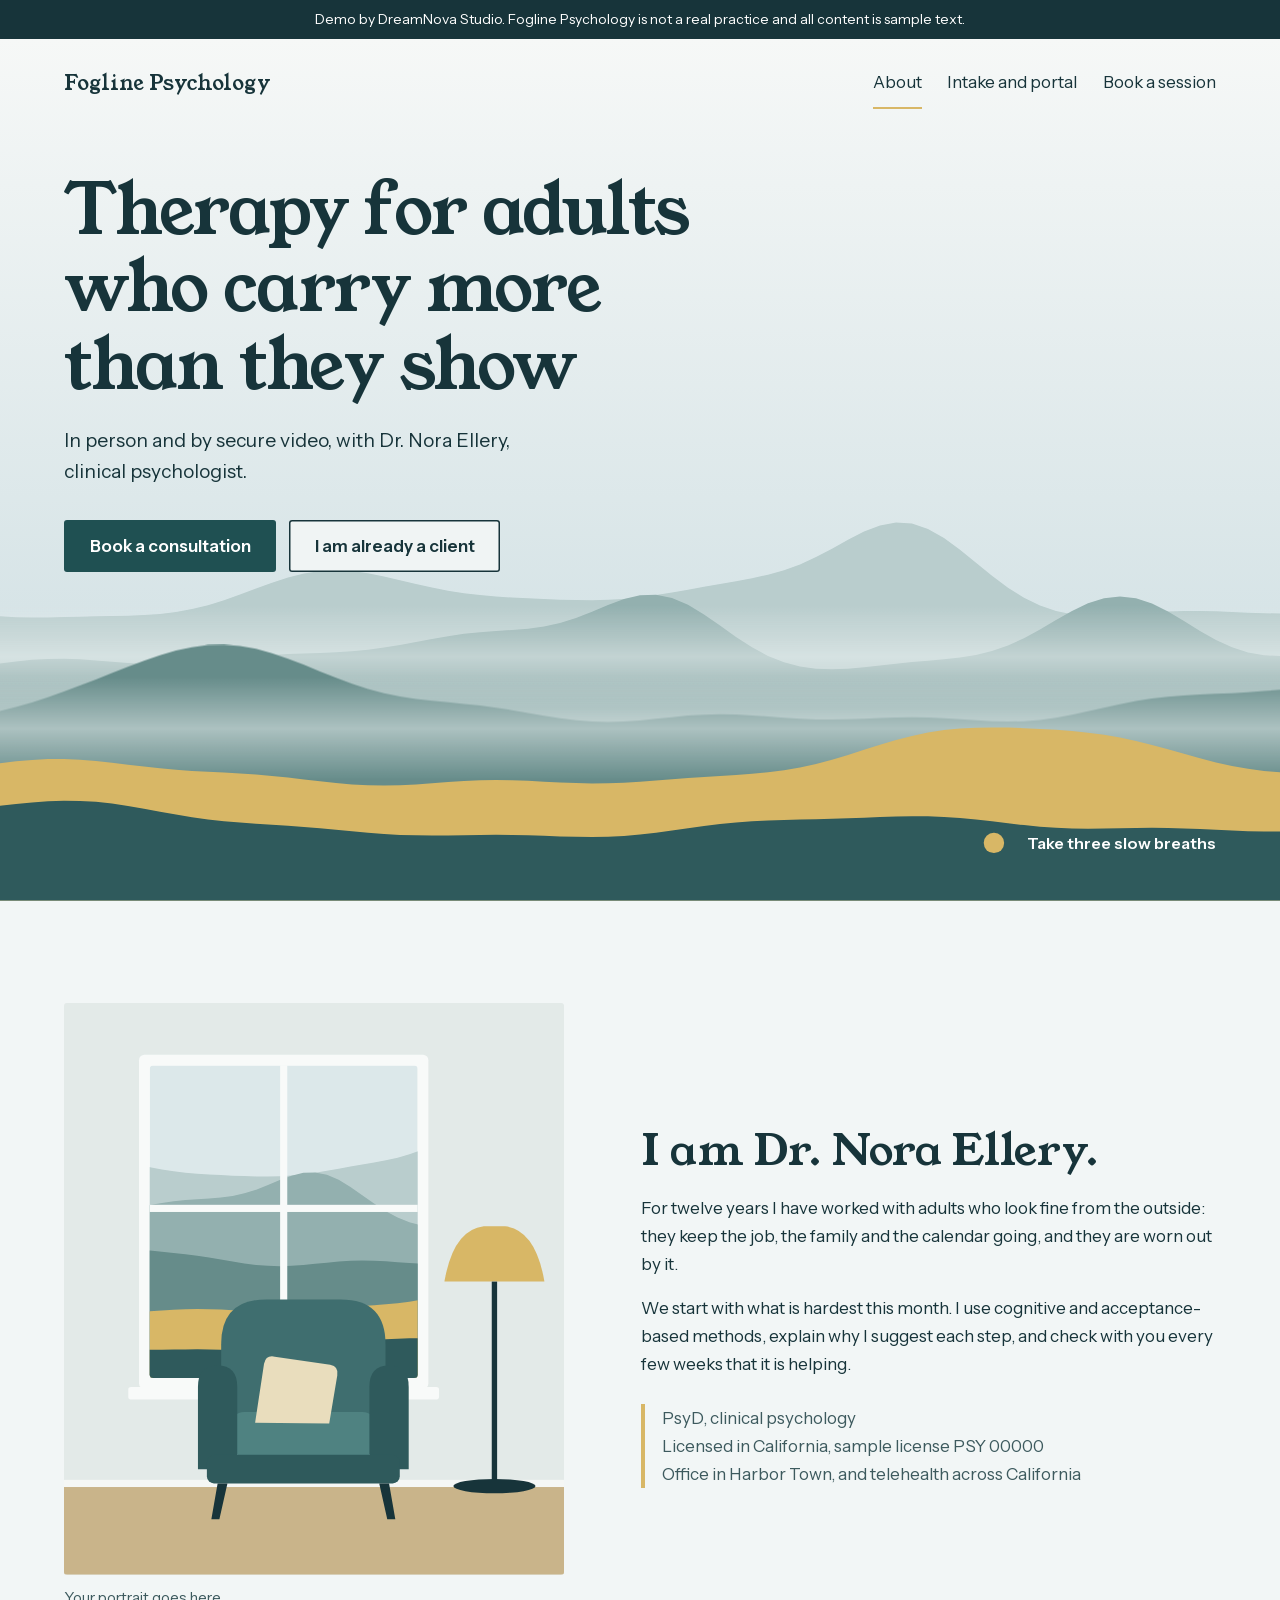
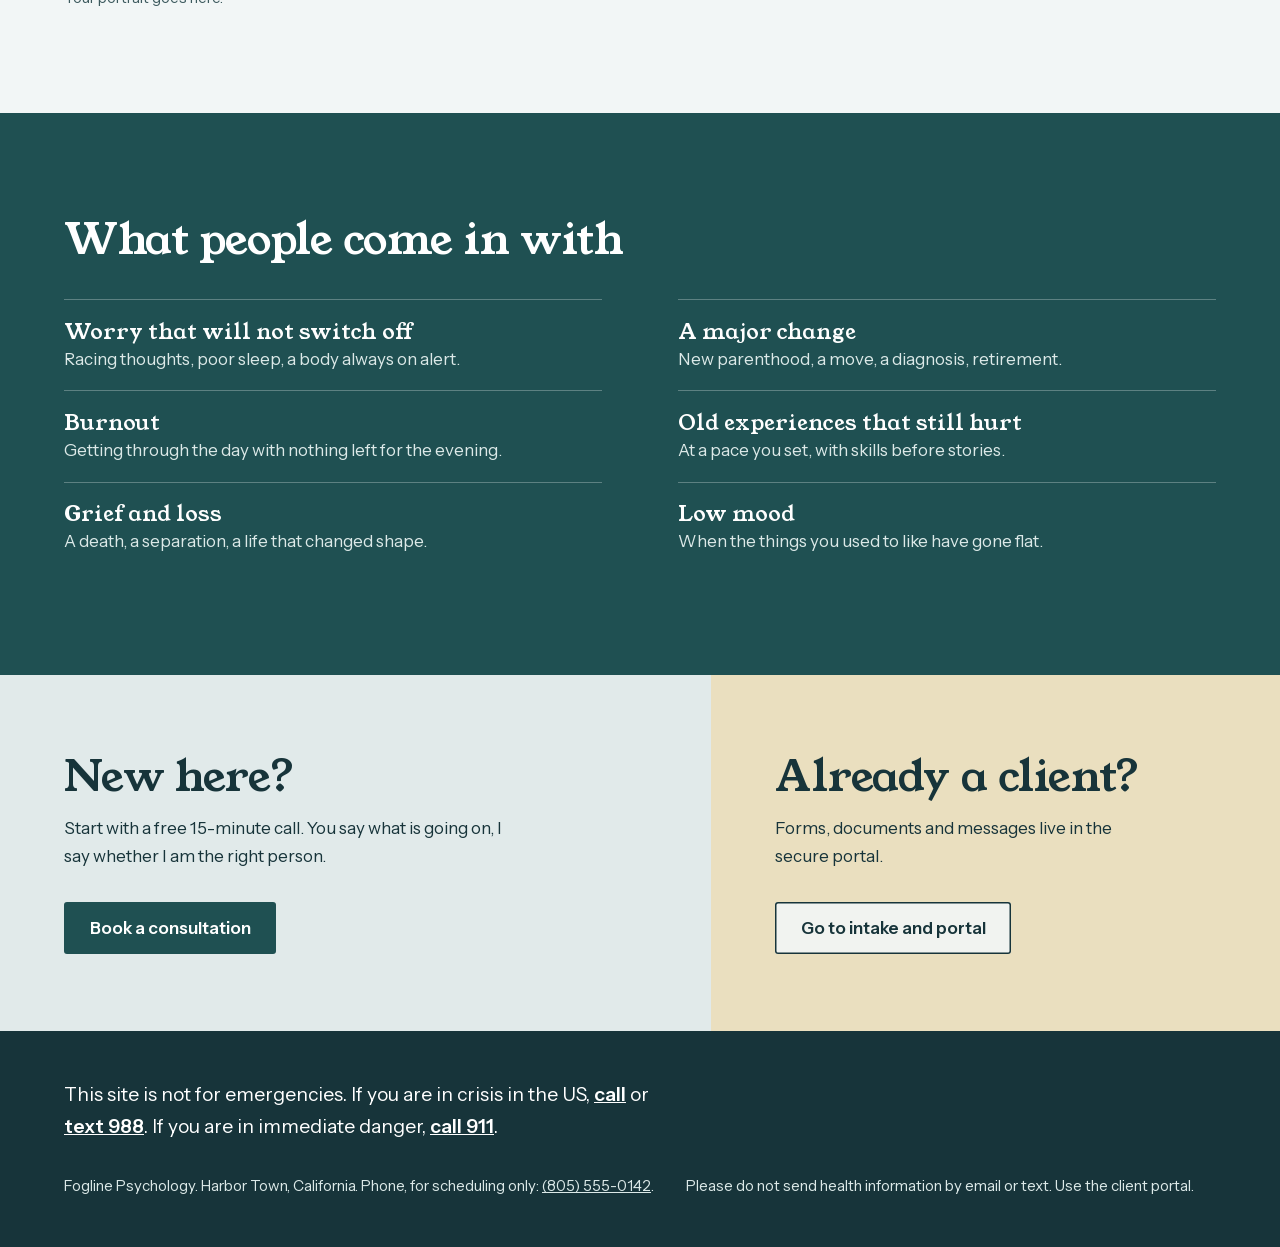
<file: index.html>
<!doctype html><html lang="en"><head><meta charset="utf-8"><meta name="viewport" content="width=device-width,initial-scale=1"><meta name="robots" content="noindex"><meta name="referrer" content="no-referrer"><title>Fogline Psychology: therapy for adults</title><meta name="description" content="Demo website for a private psychology practice."><link rel="preload" href="fonts/young.woff2" as="font" type="font/woff2" crossorigin><link rel="icon" href="data:,"><link rel="stylesheet" href="site.css"></head><body>
<div class="demo"><p>Demo by DreamNova Studio. Fogline Psychology is not a real practice and all content is sample text.</p></div>
<div class="hero" id="hero"><svg class="hills" viewBox="0 0 1600 700" preserveAspectRatio="xMidYMax slice" aria-hidden="true"><path d="M0,700 L0,344.7 L20,345.9 L40,346.3 L60,346.2 L80,345.7 L100,345.2 L120,344.8 L140,344.4 L160,344.0 L180,343.2 L200,341.8 L220,339.4 L240,335.8 L260,330.9 L280,324.7 L300,317.6 L320,310.1 L340,302.8 L360,296.4 L380,291.4 L400,288.3 L420,287.2 L440,288.2 L460,290.9 L480,294.9 L500,299.6 L520,304.4 L540,308.9 L560,312.8 L580,315.9 L600,318.2 L620,320.0 L640,321.3 L660,322.3 L680,323.2 L700,324.0 L720,324.5 L740,324.6 L760,324.2 L780,323.0 L800,321.0 L820,318.3 L840,315.1 L860,311.5 L880,307.9 L900,304.4 L920,300.9 L940,297.1 L960,292.7 L980,287.1 L1000,279.9 L1020,270.8 L1040,260.3 L1060,249.2 L1080,238.9 L1100,231.2 L1120,227.5 L1140,228.8 L1160,235.5 L1180,246.8 L1200,261.5 L1220,277.9 L1240,294.2 L1260,309.2 L1280,321.7 L1300,331.4 L1320,338.1 L1340,342.1 L1360,343.9 L1380,343.9 L1400,342.9 L1420,341.4 L1440,339.9 L1460,338.7 L1480,338.0 L1500,338.0 L1520,338.5 L1540,339.4 L1560,340.3 L1580,341.0 L1600,341.3 L1600,700 Z" fill="#B9CDCD"/><path d="M0,700 L0,403.9 L20,401.2 L40,399.2 L60,398.0 L80,397.8 L100,398.6 L120,399.9 L140,401.7 L160,403.3 L180,404.5 L200,405.0 L220,404.6 L240,403.4 L260,401.5 L280,399.2 L300,396.9 L320,394.8 L340,393.2 L360,392.0 L380,391.2 L400,390.5 L420,389.7 L440,388.4 L460,386.5 L480,383.8 L500,380.5 L520,376.8 L540,373.1 L560,369.6 L580,366.7 L600,364.6 L620,363.1 L640,361.8 L660,360.3 L680,357.6 L700,353.3 L720,347.0 L740,339.2 L760,330.8 L780,323.3 L800,318.5 L820,317.8 L840,321.8 L860,330.4 L880,342.4 L900,356.4 L920,370.6 L940,383.6 L960,394.3 L980,402.3 L1000,407.5 L1020,410.3 L1040,411.0 L1060,410.2 L1080,408.4 L1100,406.2 L1120,404.0 L1140,402.0 L1160,400.3 L1180,398.5 L1200,396.3 L1220,393.0 L1240,388.1 L1260,381.2 L1280,372.1 L1300,361.3 L1320,349.5 L1340,338.1 L1360,328.5 L1380,322.1 L1400,319.9 L1420,322.2 L1440,328.8 L1460,338.8 L1480,350.7 L1500,363.1 L1520,374.4 L1540,383.5 L1560,389.9 L1580,393.5 L1600,394.4 L1600,700 Z" fill="#93B0AF"/><rect class="fog fog1" x="-400" y="330" width="2400" height="130" fill="url(#fog)"/><path d="M0,700 L0,463.0 L20,458.2 L40,452.5 L60,446.0 L80,438.9 L100,431.4 L120,423.6 L140,415.7 L160,407.8 L180,400.3 L200,393.4 L220,387.6 L240,383.3 L260,380.7 L280,380.2 L300,381.8 L320,385.4 L340,390.8 L360,397.7 L380,405.4 L400,413.6 L420,421.6 L440,429.0 L460,435.5 L480,440.8 L500,444.9 L520,448.0 L540,450.4 L560,452.3 L580,454.3 L600,456.4 L620,459.0 L640,462.1 L660,465.5 L680,469.0 L700,472.2 L720,474.7 L740,476.3 L760,476.8 L780,476.3 L800,474.9 L820,472.9 L840,470.8 L860,468.9 L880,467.7 L900,467.2 L920,467.6 L940,468.6 L960,470.0 L980,471.5 L1000,472.8 L1020,473.7 L1040,473.9 L1060,473.5 L1080,472.8 L1100,472.0 L1120,471.3 L1140,471.0 L1160,471.3 L1180,472.2 L1200,473.5 L1220,474.8 L1240,475.9 L1260,476.4 L1280,475.9 L1300,474.3 L1320,471.6 L1340,467.9 L1360,463.5 L1380,459.0 L1400,454.6 L1420,450.7 L1440,447.6 L1460,445.2 L1480,443.6 L1500,442.5 L1520,441.7 L1540,440.8 L1560,439.6 L1580,438.2 L1600,436.6 L1600,700 Z" fill="#668C8A"/><rect class="fog fog2" x="-400" y="420" width="2400" height="130" fill="url(#fog)"/><path d="M0,700 L0,528.5 L20,526.1 L40,524.3 L60,523.2 L80,523.2 L100,524.0 L120,525.6 L140,527.8 L160,530.2 L180,532.6 L200,534.7 L220,536.5 L240,538.0 L260,539.1 L280,540.1 L300,541.2 L320,542.6 L340,544.3 L360,546.4 L380,548.7 L400,551.1 L420,553.3 L440,555.0 L460,556.1 L480,556.4 L500,556.0 L520,554.9 L540,553.5 L560,551.9 L580,550.6 L600,549.7 L620,549.4 L640,549.7 L660,550.4 L680,551.5 L700,552.5 L720,553.3 L740,553.7 L760,553.5 L780,552.8 L800,551.6 L820,550.1 L840,548.5 L860,546.9 L880,545.5 L900,544.3 L920,543.0 L940,541.6 L960,539.7 L980,537.1 L1000,533.7 L1020,529.3 L1040,524.0 L1060,518.0 L1080,511.7 L1100,505.4 L1120,499.5 L1140,494.3 L1160,490.1 L1180,487.0 L1200,485.0 L1220,484.0 L1240,483.7 L1260,483.9 L1280,484.6 L1300,485.5 L1320,486.7 L1340,488.2 L1360,490.2 L1380,492.9 L1400,496.3 L1420,500.5 L1440,505.5 L1460,510.9 L1480,516.6 L1500,522.2 L1520,527.4 L1540,531.9 L1560,535.4 L1580,538.1 L1600,539.8 L1600,700 Z" fill="#D8B766"/><path d="M0,700 L0,581.5 L20,579.5 L40,577.6 L60,576.1 L80,575.3 L100,575.5 L120,576.7 L140,578.8 L160,581.8 L180,585.3 L200,589.0 L220,592.6 L240,595.9 L260,598.7 L280,600.9 L300,602.6 L320,604.0 L340,605.3 L360,606.6 L380,608.1 L400,609.8 L420,611.6 L440,613.5 L460,615.3 L480,616.8 L500,618.0 L520,618.6 L540,618.8 L560,618.7 L580,618.4 L600,618.1 L620,617.9 L640,618.1 L660,618.5 L680,619.2 L700,619.9 L720,620.4 L740,620.6 L760,620.3 L780,619.3 L800,617.6 L820,615.3 L840,612.6 L860,609.7 L880,606.9 L900,604.4 L920,602.4 L940,600.9 L960,599.9 L980,599.3 L1000,598.8 L1020,598.4 L1040,597.9 L1060,597.3 L1080,596.5 L1100,595.7 L1120,595.0 L1140,594.6 L1160,594.8 L1180,595.5 L1200,596.9 L1220,598.9 L1240,601.1 L1260,603.5 L1280,605.8 L1300,607.7 L1320,609.1 L1340,609.9 L1360,610.2 L1380,610.0 L1400,609.7 L1420,609.4 L1440,609.2 L1460,609.4 L1480,609.9 L1500,610.7 L1520,611.7 L1540,612.6 L1560,613.4 L1580,613.8 L1600,613.9 L1600,700 Z" fill="#2F5A5C"/><defs><linearGradient id="fog" x1="0" y1="0" x2="0" y2="1"><stop offset="0" stop-color="#F2F6F6" stop-opacity="0"/><stop offset=".5" stop-color="#F2F6F6" stop-opacity=".92"/><stop offset="1" stop-color="#F2F6F6" stop-opacity="0"/></linearGradient></defs></svg><header class="top"><a class="brand" href="./">Fogline Psychology</a><nav aria-label="Main"><a href="./" aria-current=page>About</a><a href="intake.html">Intake and portal</a><a href="book.html">Book a session</a></nav></header><main class="say"><h1>Therapy for adults who carry more than they show</h1><p>In person and by secure video, with Dr. Nora Ellery, clinical psychologist.</p><div class="acts"><a class="btn" href="book.html">Book a consultation</a><a class="btn line" href="intake.html">I am already a client</a></div></main>
<button class="breathe" id="b" type="button"><i aria-hidden="true"></i><span aria-live="polite">Take three slow breaths</span></button></div>
<section class="wrap two"><figure><svg class="room" viewBox="0 0 560 640" role="img" aria-label="Illustration of an office: an armchair beside a tall window with a view of hills">
<rect width="560" height="640" fill="#E3EAE8"/><rect y="540" width="560" height="100" fill="#C9B48A"/><rect y="534" width="560" height="8" fill="#F5F7F5"/>
<clipPath id="w"><rect x="96" y="70" width="300" height="350" rx="4"/></clipPath><rect x="84" y="58" width="324" height="374" rx="6" fill="#F8FAF9"/>
<g clip-path="url(#w)"><rect x="96" y="70" width="300" height="350" fill="#DCE8EA"/><g transform="translate(-260 -20) scale(.66)"><path d="M0,700 L0,344.7 L20,345.9 L40,346.3 L60,346.2 L80,345.7 L100,345.2 L120,344.8 L140,344.4 L160,344.0 L180,343.2 L200,341.8 L220,339.4 L240,335.8 L260,330.9 L280,324.7 L300,317.6 L320,310.1 L340,302.8 L360,296.4 L380,291.4 L400,288.3 L420,287.2 L440,288.2 L460,290.9 L480,294.9 L500,299.6 L520,304.4 L540,308.9 L560,312.8 L580,315.9 L600,318.2 L620,320.0 L640,321.3 L660,322.3 L680,323.2 L700,324.0 L720,324.5 L740,324.6 L760,324.2 L780,323.0 L800,321.0 L820,318.3 L840,315.1 L860,311.5 L880,307.9 L900,304.4 L920,300.9 L940,297.1 L960,292.7 L980,287.1 L1000,279.9 L1020,270.8 L1040,260.3 L1060,249.2 L1080,238.9 L1100,231.2 L1120,227.5 L1140,228.8 L1160,235.5 L1180,246.8 L1200,261.5 L1220,277.9 L1240,294.2 L1260,309.2 L1280,321.7 L1300,331.4 L1320,338.1 L1340,342.1 L1360,343.9 L1380,343.9 L1400,342.9 L1420,341.4 L1440,339.9 L1460,338.7 L1480,338.0 L1500,338.0 L1520,338.5 L1540,339.4 L1560,340.3 L1580,341.0 L1600,341.3 L1600,700 Z" fill="#B9CDCD"/><path d="M0,700 L0,403.9 L20,401.2 L40,399.2 L60,398.0 L80,397.8 L100,398.6 L120,399.9 L140,401.7 L160,403.3 L180,404.5 L200,405.0 L220,404.6 L240,403.4 L260,401.5 L280,399.2 L300,396.9 L320,394.8 L340,393.2 L360,392.0 L380,391.2 L400,390.5 L420,389.7 L440,388.4 L460,386.5 L480,383.8 L500,380.5 L520,376.8 L540,373.1 L560,369.6 L580,366.7 L600,364.6 L620,363.1 L640,361.8 L660,360.3 L680,357.6 L700,353.3 L720,347.0 L740,339.2 L760,330.8 L780,323.3 L800,318.5 L820,317.8 L840,321.8 L860,330.4 L880,342.4 L900,356.4 L920,370.6 L940,383.6 L960,394.3 L980,402.3 L1000,407.5 L1020,410.3 L1040,411.0 L1060,410.2 L1080,408.4 L1100,406.2 L1120,404.0 L1140,402.0 L1160,400.3 L1180,398.5 L1200,396.3 L1220,393.0 L1240,388.1 L1260,381.2 L1280,372.1 L1300,361.3 L1320,349.5 L1340,338.1 L1360,328.5 L1380,322.1 L1400,319.9 L1420,322.2 L1440,328.8 L1460,338.8 L1480,350.7 L1500,363.1 L1520,374.4 L1540,383.5 L1560,389.9 L1580,393.5 L1600,394.4 L1600,700 Z" fill="#93B0AF"/><path d="M0,700 L0,463.0 L20,458.2 L40,452.5 L60,446.0 L80,438.9 L100,431.4 L120,423.6 L140,415.7 L160,407.8 L180,400.3 L200,393.4 L220,387.6 L240,383.3 L260,380.7 L280,380.2 L300,381.8 L320,385.4 L340,390.8 L360,397.7 L380,405.4 L400,413.6 L420,421.6 L440,429.0 L460,435.5 L480,440.8 L500,444.9 L520,448.0 L540,450.4 L560,452.3 L580,454.3 L600,456.4 L620,459.0 L640,462.1 L660,465.5 L680,469.0 L700,472.2 L720,474.7 L740,476.3 L760,476.8 L780,476.3 L800,474.9 L820,472.9 L840,470.8 L860,468.9 L880,467.7 L900,467.2 L920,467.6 L940,468.6 L960,470.0 L980,471.5 L1000,472.8 L1020,473.7 L1040,473.9 L1060,473.5 L1080,472.8 L1100,472.0 L1120,471.3 L1140,471.0 L1160,471.3 L1180,472.2 L1200,473.5 L1220,474.8 L1240,475.9 L1260,476.4 L1280,475.9 L1300,474.3 L1320,471.6 L1340,467.9 L1360,463.5 L1380,459.0 L1400,454.6 L1420,450.7 L1440,447.6 L1460,445.2 L1480,443.6 L1500,442.5 L1520,441.7 L1540,440.8 L1560,439.6 L1580,438.2 L1600,436.6 L1600,700 Z" fill="#668C8A"/><path d="M0,700 L0,528.5 L20,526.1 L40,524.3 L60,523.2 L80,523.2 L100,524.0 L120,525.6 L140,527.8 L160,530.2 L180,532.6 L200,534.7 L220,536.5 L240,538.0 L260,539.1 L280,540.1 L300,541.2 L320,542.6 L340,544.3 L360,546.4 L380,548.7 L400,551.1 L420,553.3 L440,555.0 L460,556.1 L480,556.4 L500,556.0 L520,554.9 L540,553.5 L560,551.9 L580,550.6 L600,549.7 L620,549.4 L640,549.7 L660,550.4 L680,551.5 L700,552.5 L720,553.3 L740,553.7 L760,553.5 L780,552.8 L800,551.6 L820,550.1 L840,548.5 L860,546.9 L880,545.5 L900,544.3 L920,543.0 L940,541.6 L960,539.7 L980,537.1 L1000,533.7 L1020,529.3 L1040,524.0 L1060,518.0 L1080,511.7 L1100,505.4 L1120,499.5 L1140,494.3 L1160,490.1 L1180,487.0 L1200,485.0 L1220,484.0 L1240,483.7 L1260,483.9 L1280,484.6 L1300,485.5 L1320,486.7 L1340,488.2 L1360,490.2 L1380,492.9 L1400,496.3 L1420,500.5 L1440,505.5 L1460,510.9 L1480,516.6 L1500,522.2 L1520,527.4 L1540,531.9 L1560,535.4 L1580,538.1 L1600,539.8 L1600,700 Z" fill="#D8B766"/><path d="M0,700 L0,581.5 L20,579.5 L40,577.6 L60,576.1 L80,575.3 L100,575.5 L120,576.7 L140,578.8 L160,581.8 L180,585.3 L200,589.0 L220,592.6 L240,595.9 L260,598.7 L280,600.9 L300,602.6 L320,604.0 L340,605.3 L360,606.6 L380,608.1 L400,609.8 L420,611.6 L440,613.5 L460,615.3 L480,616.8 L500,618.0 L520,618.6 L540,618.8 L560,618.7 L580,618.4 L600,618.1 L620,617.9 L640,618.1 L660,618.5 L680,619.2 L700,619.9 L720,620.4 L740,620.6 L760,620.3 L780,619.3 L800,617.6 L820,615.3 L840,612.6 L860,609.7 L880,606.9 L900,604.4 L920,602.4 L940,600.9 L960,599.9 L980,599.3 L1000,598.8 L1020,598.4 L1040,597.9 L1060,597.3 L1080,596.5 L1100,595.7 L1120,595.0 L1140,594.6 L1160,594.8 L1180,595.5 L1200,596.9 L1220,598.9 L1240,601.1 L1260,603.5 L1280,605.8 L1300,607.7 L1320,609.1 L1340,609.9 L1360,610.2 L1380,610.0 L1400,609.7 L1420,609.4 L1440,609.2 L1460,609.4 L1480,609.9 L1500,610.7 L1520,611.7 L1540,612.6 L1560,613.4 L1580,613.8 L1600,613.9 L1600,700 Z" fill="#2F5A5C"/></g></g>
<rect x="242" y="70" width="8" height="350" fill="#F8FAF9"/><rect x="96" y="226" width="300" height="8" fill="#F8FAF9"/><rect x="72" y="430" width="348" height="14" rx="3" fill="#F8FAF9"/>
<path d="M470 250 q-34 4 -44 62 h112 q-10 -58 -44 -62z" fill="#D8B766"/><rect x="479" y="312" width="6" height="226" fill="#17343A"/><ellipse cx="482" cy="541" rx="46" ry="8" fill="#17343A"/>
<path d="M176 382 q0 -50 50 -50 h84 q50 0 50 50 v96 h-184z" fill="#3F6E6F"/><rect x="186" y="458" width="164" height="50" rx="16" fill="#4F8281"/><path d="M150 430 q0 -24 22 -24 t22 24 v92 h-44z" fill="#2F5A5C"/><path d="M342 430 q0 -24 22 -24 t22 24 v92 h-44z" fill="#2F5A5C"/><rect x="160" y="506" width="216" height="32" rx="8" fill="#2F5A5C"/><path d="M172 538 l-7 40 h9 l9 -40z M364 538 l7 40 h-9 l-9 -40z" fill="#17343A"/>
<path d="M214 470 l10 -66 q2 -10 12 -8 l62 9 q10 2 8 12 l-9 54z" fill="#E9DDBD"/></svg><figcaption>Your portrait goes here.</figcaption></figure><div><h2>I am Dr. Nora Ellery.</h2><p>For twelve years I have worked with adults who look fine from the outside: they keep the job, the family and the calendar going, and they are worn out by it.</p><p>We start with what is hardest this month. I use cognitive and acceptance-based methods, explain why I suggest each step, and check with you every few weeks that it is helping.</p><ul class="cred"><li>PsyD, clinical psychology</li><li>Licensed in California, sample license PSY 00000</li><li>Office in Harbor Town, and telehealth across California</li></ul></div></section>
<section class="help wrap"><h2>What people come in with</h2><ul><li><b>Worry that will not switch off</b><span>Racing thoughts, poor sleep, a body always on alert.</span></li><li><b>Burnout</b><span>Getting through the day with nothing left for the evening.</span></li><li><b>Grief and loss</b><span>A death, a separation, a life that changed shape.</span></li><li><b>A major change</b><span>New parenthood, a move, a diagnosis, retirement.</span></li><li><b>Old experiences that still hurt</b><span>At a pace you set, with skills before stories.</span></li><li><b>Low mood</b><span>When the things you used to like have gone flat.</span></li></ul></section>
<section class="doors"><div><h2>New here?</h2><p>Start with a free 15-minute call. You say what is going on, I say whether I am the right person.</p><div class="acts"><a class="btn" href="book.html">Book a consultation</a></div></div><div><h2>Already a client?</h2><p>Forms, documents and messages live in the secure portal.</p><div class="acts"><a class="btn line" href="intake.html">Go to intake and portal</a></div></div></section>
<script>const h=document.getElementById("hero"),b=document.getElementById("b"),s=b.querySelector("span");let t=[];b.onclick=()=>{t.forEach(clearTimeout);t=[];h.classList.remove("breath");void h.offsetWidth;h.classList.add("breath");for(let i=0;i<3;i++){t.push(setTimeout(()=>s.textContent="Breathe in",i*1e4));t.push(setTimeout(()=>s.textContent="Breathe out, slowly",i*1e4+4e3))}t.push(setTimeout(()=>{h.classList.remove("breath");s.textContent="Take three slow breaths"},3e4))}</script>
<footer><p class="crisis">This site is not for emergencies. If you are in crisis in the US, <a href="tel:988">call</a> or <a href="sms:988">text&nbsp;988</a>. If you are in immediate danger, <a href="tel:911">call 911</a>.</p>
<div class="low"><p>Fogline Psychology. Harbor Town, California. Phone, for scheduling only: <a href="tel:+18055550142">(805)&nbsp;555-0142</a>.</p><p>Please do not send health information by email or text. Use the client portal.</p></div></footer></body></html>
</file>
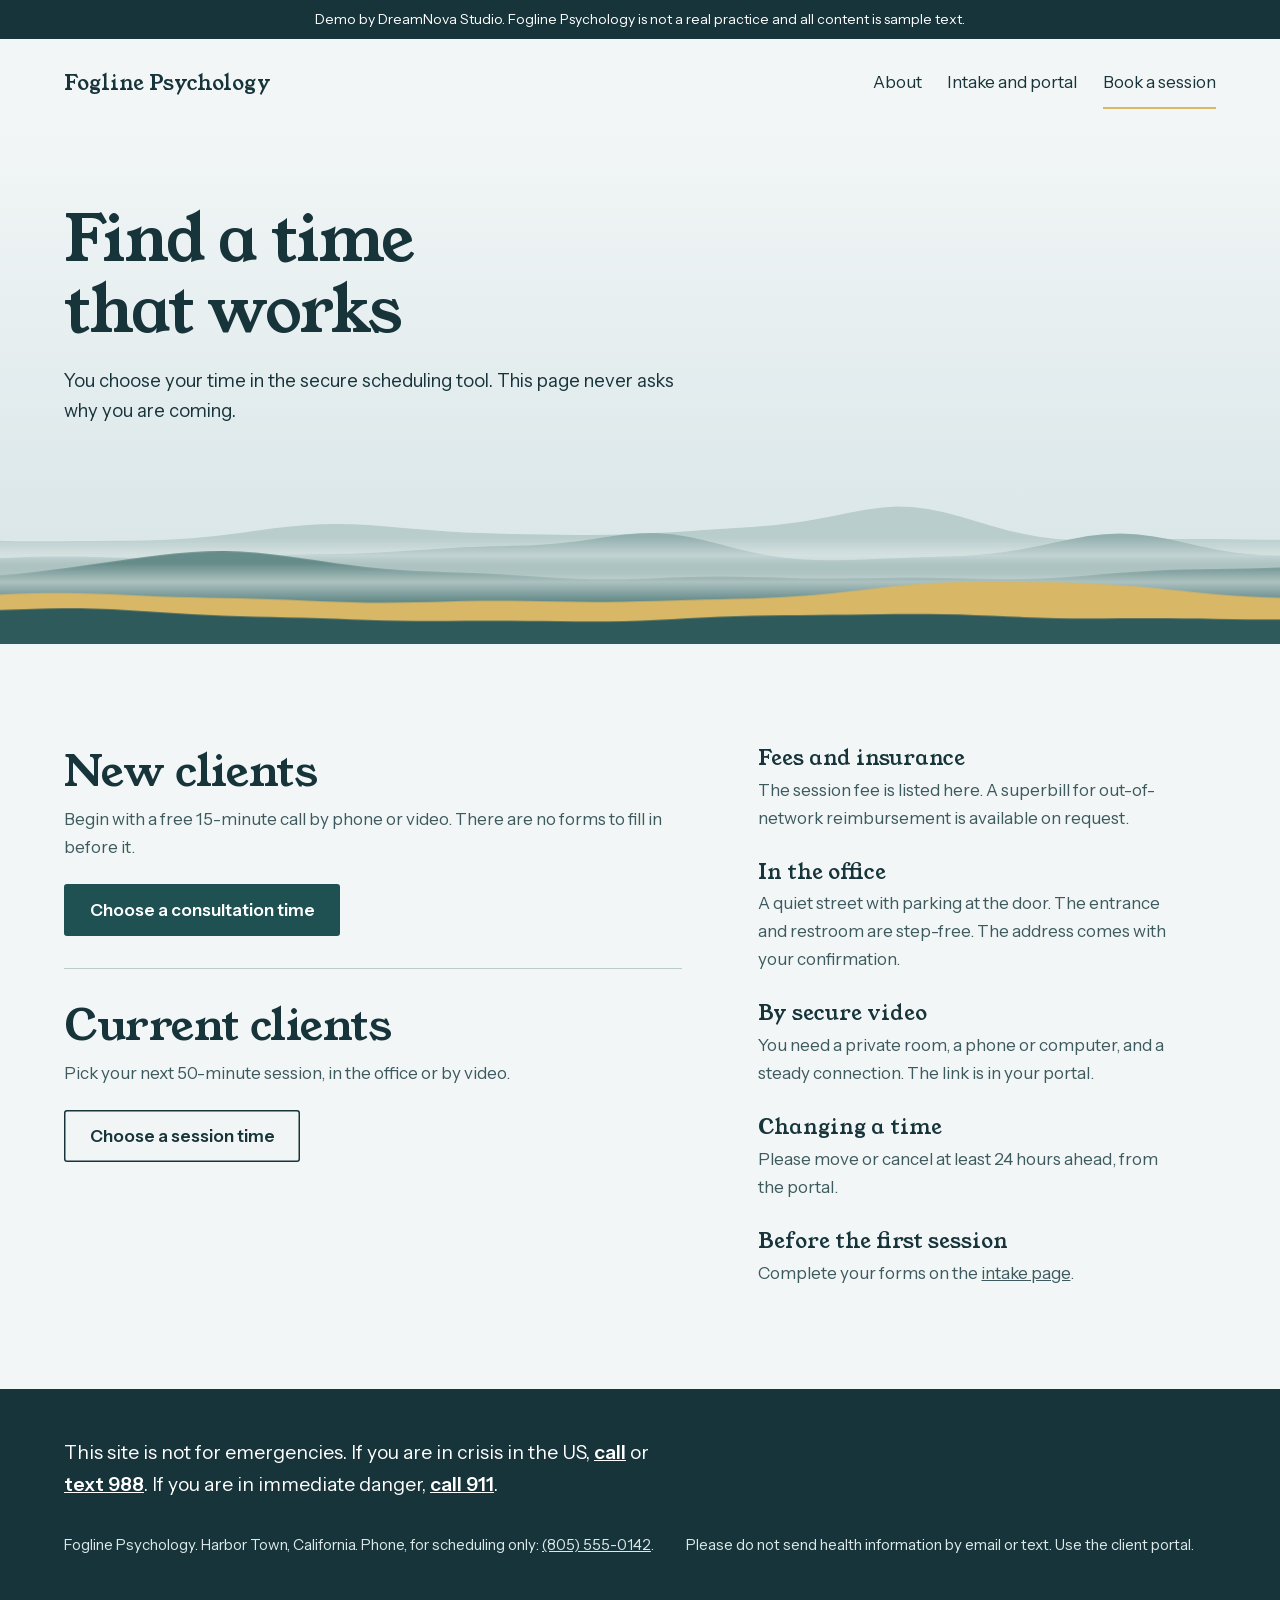
<file: book.html>
<!doctype html><html lang="en"><head><meta charset="utf-8"><meta name="viewport" content="width=device-width,initial-scale=1"><meta name="robots" content="noindex"><meta name="referrer" content="no-referrer"><title>Book a session: Fogline Psychology</title><meta name="description" content="Schedule a consultation or a session."><link rel="preload" href="fonts/young.woff2" as="font" type="font/woff2" crossorigin><link rel="icon" href="data:,"><link rel="stylesheet" href="site.css"></head><body>
<div class="demo"><p>Demo by DreamNova Studio. Fogline Psychology is not a real practice and all content is sample text.</p></div>
<header class="top"><a class="brand" href="./">Fogline Psychology</a><nav aria-label="Main"><a href="./">About</a><a href="intake.html">Intake and portal</a><a href="book.html" aria-current=page>Book a session</a></nav></header><main><div class="page"><svg class="hills" viewBox="0 0 1600 700" preserveAspectRatio="none" aria-hidden="true"><path d="M0,700 L0,344.7 L20,345.9 L40,346.3 L60,346.2 L80,345.7 L100,345.2 L120,344.8 L140,344.4 L160,344.0 L180,343.2 L200,341.8 L220,339.4 L240,335.8 L260,330.9 L280,324.7 L300,317.6 L320,310.1 L340,302.8 L360,296.4 L380,291.4 L400,288.3 L420,287.2 L440,288.2 L460,290.9 L480,294.9 L500,299.6 L520,304.4 L540,308.9 L560,312.8 L580,315.9 L600,318.2 L620,320.0 L640,321.3 L660,322.3 L680,323.2 L700,324.0 L720,324.5 L740,324.6 L760,324.2 L780,323.0 L800,321.0 L820,318.3 L840,315.1 L860,311.5 L880,307.9 L900,304.4 L920,300.9 L940,297.1 L960,292.7 L980,287.1 L1000,279.9 L1020,270.8 L1040,260.3 L1060,249.2 L1080,238.9 L1100,231.2 L1120,227.5 L1140,228.8 L1160,235.5 L1180,246.8 L1200,261.5 L1220,277.9 L1240,294.2 L1260,309.2 L1280,321.7 L1300,331.4 L1320,338.1 L1340,342.1 L1360,343.9 L1380,343.9 L1400,342.9 L1420,341.4 L1440,339.9 L1460,338.7 L1480,338.0 L1500,338.0 L1520,338.5 L1540,339.4 L1560,340.3 L1580,341.0 L1600,341.3 L1600,700 Z" fill="#B9CDCD"/><path d="M0,700 L0,403.9 L20,401.2 L40,399.2 L60,398.0 L80,397.8 L100,398.6 L120,399.9 L140,401.7 L160,403.3 L180,404.5 L200,405.0 L220,404.6 L240,403.4 L260,401.5 L280,399.2 L300,396.9 L320,394.8 L340,393.2 L360,392.0 L380,391.2 L400,390.5 L420,389.7 L440,388.4 L460,386.5 L480,383.8 L500,380.5 L520,376.8 L540,373.1 L560,369.6 L580,366.7 L600,364.6 L620,363.1 L640,361.8 L660,360.3 L680,357.6 L700,353.3 L720,347.0 L740,339.2 L760,330.8 L780,323.3 L800,318.5 L820,317.8 L840,321.8 L860,330.4 L880,342.4 L900,356.4 L920,370.6 L940,383.6 L960,394.3 L980,402.3 L1000,407.5 L1020,410.3 L1040,411.0 L1060,410.2 L1080,408.4 L1100,406.2 L1120,404.0 L1140,402.0 L1160,400.3 L1180,398.5 L1200,396.3 L1220,393.0 L1240,388.1 L1260,381.2 L1280,372.1 L1300,361.3 L1320,349.5 L1340,338.1 L1360,328.5 L1380,322.1 L1400,319.9 L1420,322.2 L1440,328.8 L1460,338.8 L1480,350.7 L1500,363.1 L1520,374.4 L1540,383.5 L1560,389.9 L1580,393.5 L1600,394.4 L1600,700 Z" fill="#93B0AF"/><rect class="fog fog1" x="-400" y="330" width="2400" height="130" fill="url(#fog)"/><path d="M0,700 L0,463.0 L20,458.2 L40,452.5 L60,446.0 L80,438.9 L100,431.4 L120,423.6 L140,415.7 L160,407.8 L180,400.3 L200,393.4 L220,387.6 L240,383.3 L260,380.7 L280,380.2 L300,381.8 L320,385.4 L340,390.8 L360,397.7 L380,405.4 L400,413.6 L420,421.6 L440,429.0 L460,435.5 L480,440.8 L500,444.9 L520,448.0 L540,450.4 L560,452.3 L580,454.3 L600,456.4 L620,459.0 L640,462.1 L660,465.5 L680,469.0 L700,472.2 L720,474.7 L740,476.3 L760,476.8 L780,476.3 L800,474.9 L820,472.9 L840,470.8 L860,468.9 L880,467.7 L900,467.2 L920,467.6 L940,468.6 L960,470.0 L980,471.5 L1000,472.8 L1020,473.7 L1040,473.9 L1060,473.5 L1080,472.8 L1100,472.0 L1120,471.3 L1140,471.0 L1160,471.3 L1180,472.2 L1200,473.5 L1220,474.8 L1240,475.9 L1260,476.4 L1280,475.9 L1300,474.3 L1320,471.6 L1340,467.9 L1360,463.5 L1380,459.0 L1400,454.6 L1420,450.7 L1440,447.6 L1460,445.2 L1480,443.6 L1500,442.5 L1520,441.7 L1540,440.8 L1560,439.6 L1580,438.2 L1600,436.6 L1600,700 Z" fill="#668C8A"/><rect class="fog fog2" x="-400" y="420" width="2400" height="130" fill="url(#fog)"/><path d="M0,700 L0,528.5 L20,526.1 L40,524.3 L60,523.2 L80,523.2 L100,524.0 L120,525.6 L140,527.8 L160,530.2 L180,532.6 L200,534.7 L220,536.5 L240,538.0 L260,539.1 L280,540.1 L300,541.2 L320,542.6 L340,544.3 L360,546.4 L380,548.7 L400,551.1 L420,553.3 L440,555.0 L460,556.1 L480,556.4 L500,556.0 L520,554.9 L540,553.5 L560,551.9 L580,550.6 L600,549.7 L620,549.4 L640,549.7 L660,550.4 L680,551.5 L700,552.5 L720,553.3 L740,553.7 L760,553.5 L780,552.8 L800,551.6 L820,550.1 L840,548.5 L860,546.9 L880,545.5 L900,544.3 L920,543.0 L940,541.6 L960,539.7 L980,537.1 L1000,533.7 L1020,529.3 L1040,524.0 L1060,518.0 L1080,511.7 L1100,505.4 L1120,499.5 L1140,494.3 L1160,490.1 L1180,487.0 L1200,485.0 L1220,484.0 L1240,483.7 L1260,483.9 L1280,484.6 L1300,485.5 L1320,486.7 L1340,488.2 L1360,490.2 L1380,492.9 L1400,496.3 L1420,500.5 L1440,505.5 L1460,510.9 L1480,516.6 L1500,522.2 L1520,527.4 L1540,531.9 L1560,535.4 L1580,538.1 L1600,539.8 L1600,700 Z" fill="#D8B766"/><path d="M0,700 L0,581.5 L20,579.5 L40,577.6 L60,576.1 L80,575.3 L100,575.5 L120,576.7 L140,578.8 L160,581.8 L180,585.3 L200,589.0 L220,592.6 L240,595.9 L260,598.7 L280,600.9 L300,602.6 L320,604.0 L340,605.3 L360,606.6 L380,608.1 L400,609.8 L420,611.6 L440,613.5 L460,615.3 L480,616.8 L500,618.0 L520,618.6 L540,618.8 L560,618.7 L580,618.4 L600,618.1 L620,617.9 L640,618.1 L660,618.5 L680,619.2 L700,619.9 L720,620.4 L740,620.6 L760,620.3 L780,619.3 L800,617.6 L820,615.3 L840,612.6 L860,609.7 L880,606.9 L900,604.4 L920,602.4 L940,600.9 L960,599.9 L980,599.3 L1000,598.8 L1020,598.4 L1040,597.9 L1060,597.3 L1080,596.5 L1100,595.7 L1120,595.0 L1140,594.6 L1160,594.8 L1180,595.5 L1200,596.9 L1220,598.9 L1240,601.1 L1260,603.5 L1280,605.8 L1300,607.7 L1320,609.1 L1340,609.9 L1360,610.2 L1380,610.0 L1400,609.7 L1420,609.4 L1440,609.2 L1460,609.4 L1480,609.9 L1500,610.7 L1520,611.7 L1540,612.6 L1560,613.4 L1580,613.8 L1600,613.9 L1600,700 Z" fill="#2F5A5C"/><defs><linearGradient id="fog" x1="0" y1="0" x2="0" y2="1"><stop offset="0" stop-color="#F2F6F6" stop-opacity="0"/><stop offset=".5" stop-color="#F2F6F6" stop-opacity=".92"/><stop offset="1" stop-color="#F2F6F6" stop-opacity="0"/></linearGradient></defs></svg><h1>Find a time that works</h1><p>You choose your time in the secure scheduling tool. This page never asks why you are coming.</p></div>
<section class="wrap grid2"><div class="paths"><div><h2>New clients</h2><p>Begin with a free 15-minute call by phone or video. There are no forms to fill in before it.</p><a class="btn" href="#tool">Choose a consultation time</a></div><div><h2>Current clients</h2><p>Pick your next 50-minute session, in the office or by video.</p><a class="btn line" href="#tool">Choose a session time</a></div><p class="note" id="tool" tabindex="-1">On the finished site, this opens the scheduling tool the practice already uses, so the times shown are always real.</p></div>
<div class="info"><h3>Fees and insurance</h3><p>The session fee is listed here. A superbill for out-of-network reimbursement is available on request.</p><h3>In the office</h3><p>A quiet street with parking at the door. The entrance and restroom are step-free. The address comes with your confirmation.</p><h3>By secure video</h3><p>You need a private room, a phone or computer, and a steady connection. The link is in your portal.</p><h3>Changing a time</h3><p>Please move or cancel at least 24 hours ahead, from the portal.</p><h3>Before the first session</h3><p>Complete your forms on the <a href="intake.html">intake page</a>.</p></div></section></main>
<footer><p class="crisis">This site is not for emergencies. If you are in crisis in the US, <a href="tel:988">call</a> or <a href="sms:988">text&nbsp;988</a>. If you are in immediate danger, <a href="tel:911">call 911</a>.</p>
<div class="low"><p>Fogline Psychology. Harbor Town, California. Phone, for scheduling only: <a href="tel:+18055550142">(805)&nbsp;555-0142</a>.</p><p>Please do not send health information by email or text. Use the client portal.</p></div></footer></body></html>
</file>
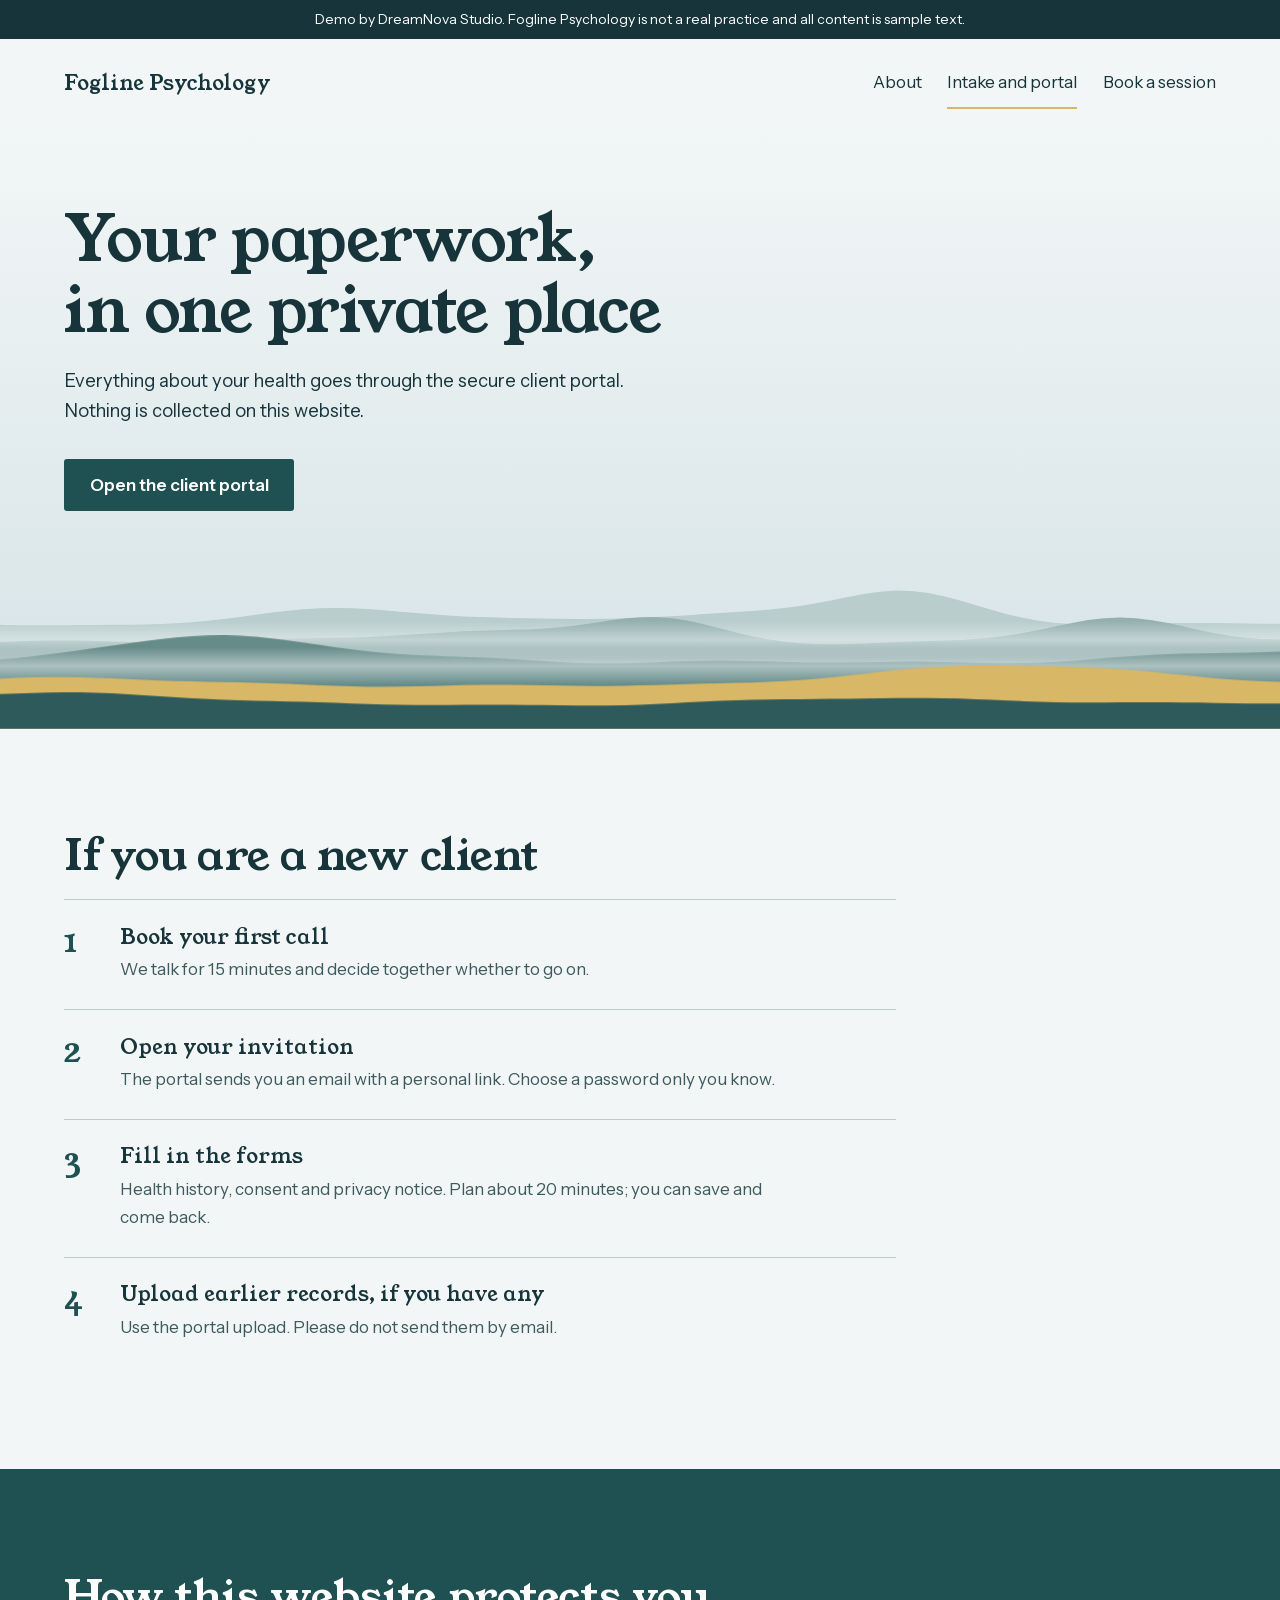
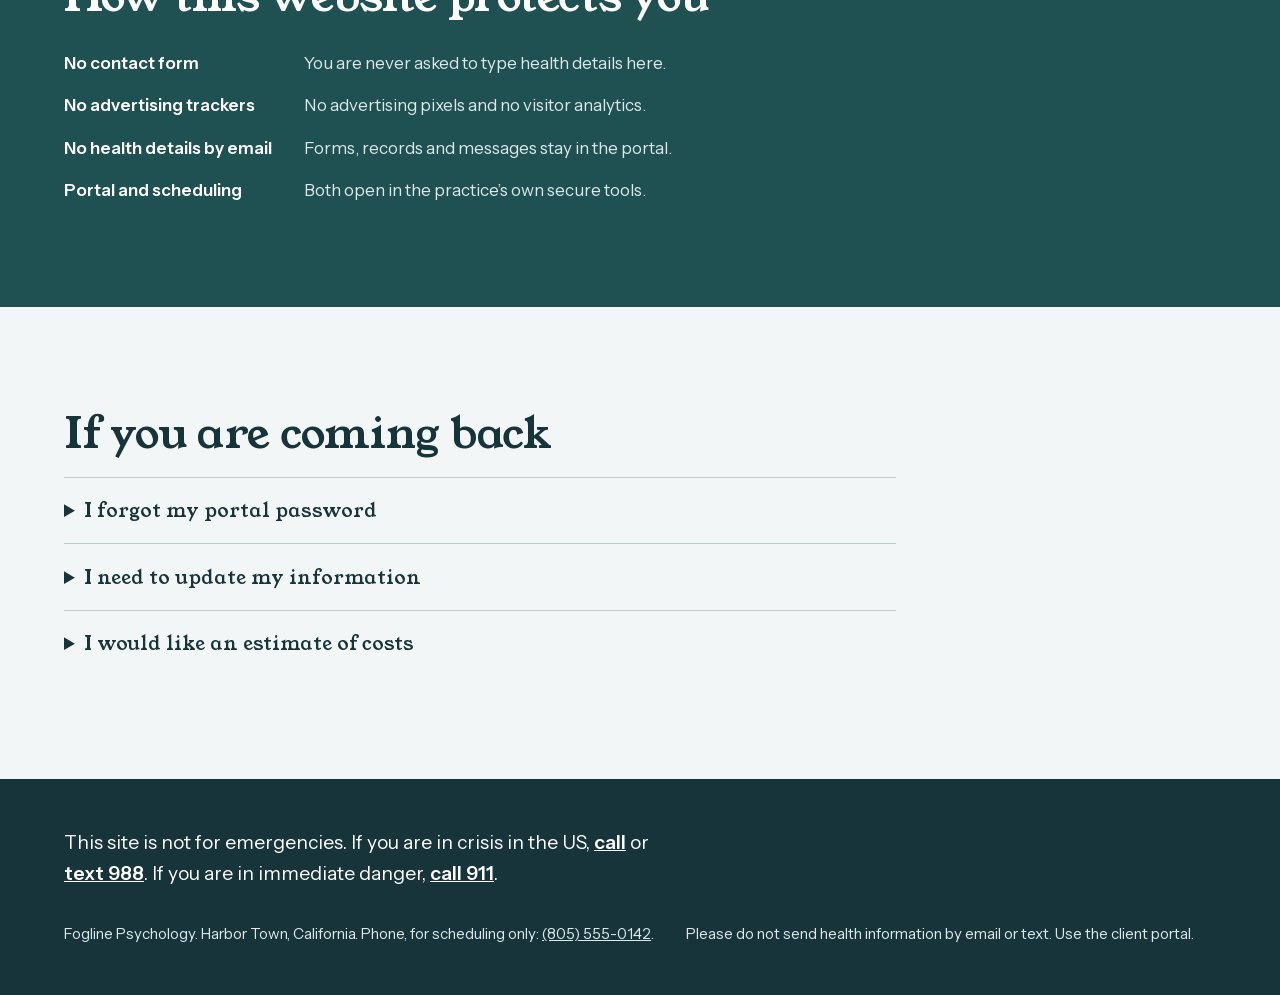
<file: intake.html>
<!doctype html><html lang="en"><head><meta charset="utf-8"><meta name="viewport" content="width=device-width,initial-scale=1"><meta name="robots" content="noindex"><meta name="referrer" content="no-referrer"><title>Intake and client portal: Fogline Psychology</title><meta name="description" content="How intake works and where the secure portal is."><link rel="preload" href="fonts/young.woff2" as="font" type="font/woff2" crossorigin><link rel="icon" href="data:,"><link rel="stylesheet" href="site.css"></head><body>
<div class="demo"><p>Demo by DreamNova Studio. Fogline Psychology is not a real practice and all content is sample text.</p></div>
<header class="top"><a class="brand" href="./">Fogline Psychology</a><nav aria-label="Main"><a href="./">About</a><a href="intake.html" aria-current=page>Intake and portal</a><a href="book.html">Book a session</a></nav></header><main><div class="page"><svg class="hills" viewBox="0 0 1600 700" preserveAspectRatio="none" aria-hidden="true"><path d="M0,700 L0,344.7 L20,345.9 L40,346.3 L60,346.2 L80,345.7 L100,345.2 L120,344.8 L140,344.4 L160,344.0 L180,343.2 L200,341.8 L220,339.4 L240,335.8 L260,330.9 L280,324.7 L300,317.6 L320,310.1 L340,302.8 L360,296.4 L380,291.4 L400,288.3 L420,287.2 L440,288.2 L460,290.9 L480,294.9 L500,299.6 L520,304.4 L540,308.9 L560,312.8 L580,315.9 L600,318.2 L620,320.0 L640,321.3 L660,322.3 L680,323.2 L700,324.0 L720,324.5 L740,324.6 L760,324.2 L780,323.0 L800,321.0 L820,318.3 L840,315.1 L860,311.5 L880,307.9 L900,304.4 L920,300.9 L940,297.1 L960,292.7 L980,287.1 L1000,279.9 L1020,270.8 L1040,260.3 L1060,249.2 L1080,238.9 L1100,231.2 L1120,227.5 L1140,228.8 L1160,235.5 L1180,246.8 L1200,261.5 L1220,277.9 L1240,294.2 L1260,309.2 L1280,321.7 L1300,331.4 L1320,338.1 L1340,342.1 L1360,343.9 L1380,343.9 L1400,342.9 L1420,341.4 L1440,339.9 L1460,338.7 L1480,338.0 L1500,338.0 L1520,338.5 L1540,339.4 L1560,340.3 L1580,341.0 L1600,341.3 L1600,700 Z" fill="#B9CDCD"/><path d="M0,700 L0,403.9 L20,401.2 L40,399.2 L60,398.0 L80,397.8 L100,398.6 L120,399.9 L140,401.7 L160,403.3 L180,404.5 L200,405.0 L220,404.6 L240,403.4 L260,401.5 L280,399.2 L300,396.9 L320,394.8 L340,393.2 L360,392.0 L380,391.2 L400,390.5 L420,389.7 L440,388.4 L460,386.5 L480,383.8 L500,380.5 L520,376.8 L540,373.1 L560,369.6 L580,366.7 L600,364.6 L620,363.1 L640,361.8 L660,360.3 L680,357.6 L700,353.3 L720,347.0 L740,339.2 L760,330.8 L780,323.3 L800,318.5 L820,317.8 L840,321.8 L860,330.4 L880,342.4 L900,356.4 L920,370.6 L940,383.6 L960,394.3 L980,402.3 L1000,407.5 L1020,410.3 L1040,411.0 L1060,410.2 L1080,408.4 L1100,406.2 L1120,404.0 L1140,402.0 L1160,400.3 L1180,398.5 L1200,396.3 L1220,393.0 L1240,388.1 L1260,381.2 L1280,372.1 L1300,361.3 L1320,349.5 L1340,338.1 L1360,328.5 L1380,322.1 L1400,319.9 L1420,322.2 L1440,328.8 L1460,338.8 L1480,350.7 L1500,363.1 L1520,374.4 L1540,383.5 L1560,389.9 L1580,393.5 L1600,394.4 L1600,700 Z" fill="#93B0AF"/><rect class="fog fog1" x="-400" y="330" width="2400" height="130" fill="url(#fog)"/><path d="M0,700 L0,463.0 L20,458.2 L40,452.5 L60,446.0 L80,438.9 L100,431.4 L120,423.6 L140,415.7 L160,407.8 L180,400.3 L200,393.4 L220,387.6 L240,383.3 L260,380.7 L280,380.2 L300,381.8 L320,385.4 L340,390.8 L360,397.7 L380,405.4 L400,413.6 L420,421.6 L440,429.0 L460,435.5 L480,440.8 L500,444.9 L520,448.0 L540,450.4 L560,452.3 L580,454.3 L600,456.4 L620,459.0 L640,462.1 L660,465.5 L680,469.0 L700,472.2 L720,474.7 L740,476.3 L760,476.8 L780,476.3 L800,474.9 L820,472.9 L840,470.8 L860,468.9 L880,467.7 L900,467.2 L920,467.6 L940,468.6 L960,470.0 L980,471.5 L1000,472.8 L1020,473.7 L1040,473.9 L1060,473.5 L1080,472.8 L1100,472.0 L1120,471.3 L1140,471.0 L1160,471.3 L1180,472.2 L1200,473.5 L1220,474.8 L1240,475.9 L1260,476.4 L1280,475.9 L1300,474.3 L1320,471.6 L1340,467.9 L1360,463.5 L1380,459.0 L1400,454.6 L1420,450.7 L1440,447.6 L1460,445.2 L1480,443.6 L1500,442.5 L1520,441.7 L1540,440.8 L1560,439.6 L1580,438.2 L1600,436.6 L1600,700 Z" fill="#668C8A"/><rect class="fog fog2" x="-400" y="420" width="2400" height="130" fill="url(#fog)"/><path d="M0,700 L0,528.5 L20,526.1 L40,524.3 L60,523.2 L80,523.2 L100,524.0 L120,525.6 L140,527.8 L160,530.2 L180,532.6 L200,534.7 L220,536.5 L240,538.0 L260,539.1 L280,540.1 L300,541.2 L320,542.6 L340,544.3 L360,546.4 L380,548.7 L400,551.1 L420,553.3 L440,555.0 L460,556.1 L480,556.4 L500,556.0 L520,554.9 L540,553.5 L560,551.9 L580,550.6 L600,549.7 L620,549.4 L640,549.7 L660,550.4 L680,551.5 L700,552.5 L720,553.3 L740,553.7 L760,553.5 L780,552.8 L800,551.6 L820,550.1 L840,548.5 L860,546.9 L880,545.5 L900,544.3 L920,543.0 L940,541.6 L960,539.7 L980,537.1 L1000,533.7 L1020,529.3 L1040,524.0 L1060,518.0 L1080,511.7 L1100,505.4 L1120,499.5 L1140,494.3 L1160,490.1 L1180,487.0 L1200,485.0 L1220,484.0 L1240,483.7 L1260,483.9 L1280,484.6 L1300,485.5 L1320,486.7 L1340,488.2 L1360,490.2 L1380,492.9 L1400,496.3 L1420,500.5 L1440,505.5 L1460,510.9 L1480,516.6 L1500,522.2 L1520,527.4 L1540,531.9 L1560,535.4 L1580,538.1 L1600,539.8 L1600,700 Z" fill="#D8B766"/><path d="M0,700 L0,581.5 L20,579.5 L40,577.6 L60,576.1 L80,575.3 L100,575.5 L120,576.7 L140,578.8 L160,581.8 L180,585.3 L200,589.0 L220,592.6 L240,595.9 L260,598.7 L280,600.9 L300,602.6 L320,604.0 L340,605.3 L360,606.6 L380,608.1 L400,609.8 L420,611.6 L440,613.5 L460,615.3 L480,616.8 L500,618.0 L520,618.6 L540,618.8 L560,618.7 L580,618.4 L600,618.1 L620,617.9 L640,618.1 L660,618.5 L680,619.2 L700,619.9 L720,620.4 L740,620.6 L760,620.3 L780,619.3 L800,617.6 L820,615.3 L840,612.6 L860,609.7 L880,606.9 L900,604.4 L920,602.4 L940,600.9 L960,599.9 L980,599.3 L1000,598.8 L1020,598.4 L1040,597.9 L1060,597.3 L1080,596.5 L1100,595.7 L1120,595.0 L1140,594.6 L1160,594.8 L1180,595.5 L1200,596.9 L1220,598.9 L1240,601.1 L1260,603.5 L1280,605.8 L1300,607.7 L1320,609.1 L1340,609.9 L1360,610.2 L1380,610.0 L1400,609.7 L1420,609.4 L1440,609.2 L1460,609.4 L1480,609.9 L1500,610.7 L1520,611.7 L1540,612.6 L1560,613.4 L1580,613.8 L1600,613.9 L1600,700 Z" fill="#2F5A5C"/><defs><linearGradient id="fog" x1="0" y1="0" x2="0" y2="1"><stop offset="0" stop-color="#F2F6F6" stop-opacity="0"/><stop offset=".5" stop-color="#F2F6F6" stop-opacity=".92"/><stop offset="1" stop-color="#F2F6F6" stop-opacity="0"/></linearGradient></defs></svg><h1>Your paperwork, in one private place</h1><p>Everything about your health goes through the secure client portal. Nothing is collected on this website.</p><div class="acts"><a class="btn" href="#portal">Open the client portal</a></div><p class="note" id="portal" tabindex="-1">On the finished site, this button opens the portal the practice already uses.</p></div>
<section class="wrap"><h2>If you are a new client</h2><ol class="steps lead"><li><div><h3>Book your first call</h3><p>We talk for 15 minutes and decide together whether to go on.</p></div></li><li><div><h3>Open your invitation</h3><p>The portal sends you an email with a personal link. Choose a password only you know.</p></div></li><li><div><h3>Fill in the forms</h3><p>Health history, consent and privacy notice. Plan about 20 minutes; you can save and come back.</p></div></li><li><div><h3>Upload earlier records, if you have any</h3><p>Use the portal upload. Please do not send them by email.</p></div></li></ol></section>
<section class="priv wrap"><h2>How this website protects you</h2><dl><dt>No contact form</dt><dd>You are never asked to type health details here.</dd><dt>No advertising trackers</dt><dd>No advertising pixels and no visitor analytics.</dd><dt>No health details by email</dt><dd>Forms, records and messages stay in the portal.</dd><dt>Portal and scheduling</dt><dd>Both open in the practice&rsquo;s own secure tools.</dd></dl></section>
<section class="wrap"><h2>If you are coming back</h2><div class="lead"><details><summary>I forgot my portal password</summary><p>Choose &ldquo;Forgot password&rdquo; on the portal sign-in page. The reset link comes from the portal, never from this website.</p></details><details><summary>I need to update my information</summary><p>Sign in and open your profile. Changes reach the practice the same day.</p></details><details><summary>I would like an estimate of costs</summary><p>If you are not using insurance, you can receive a Good Faith Estimate in writing before your first session.</p></details></div></section></main>
<footer><p class="crisis">This site is not for emergencies. If you are in crisis in the US, <a href="tel:988">call</a> or <a href="sms:988">text&nbsp;988</a>. If you are in immediate danger, <a href="tel:911">call 911</a>.</p>
<div class="low"><p>Fogline Psychology. Harbor Town, California. Phone, for scheduling only: <a href="tel:+18055550142">(805)&nbsp;555-0142</a>.</p><p>Please do not send health information by email or text. Use the client portal.</p></div></footer></body></html>
</file>
<file: site.css>
@font-face{font-family:"Young Serif";src:url(fonts/young.woff2) format("woff2");font-display:swap}
@font-face{font-family:"Instrument Sans";src:url(fonts/instrument.woff2) format("woff2");font-weight:400 600;font-display:swap}
:root{--ink:#17343A;--soft:#3D5A5E;--sky:#F2F6F6;--mist:#E1EAEA;--bay:#1F5052;--straw:#D8B766;--pad:clamp(1.25rem,5vw,5rem)}
*{box-sizing:border-box;margin:0}html{scroll-behavior:smooth;-webkit-text-size-adjust:100%}
body{font:400 1.0625rem/1.65 "Instrument Sans",system-ui,sans-serif;color:var(--ink);background:var(--sky)}
h1,h2,h3{font-family:"Young Serif",Georgia,serif;font-weight:400;line-height:1.12;text-wrap:balance}
h1{font-size:clamp(2.5rem,5.4vw,4.8rem);letter-spacing:-.018em;max-width:20ch}h2{font-size:clamp(1.8rem,3.4vw,2.9rem);letter-spacing:-.01em}h3{font-size:1.3rem}
p{max-width:62ch;text-wrap:pretty}a{color:inherit}a:focus-visible,button:focus-visible,summary:focus-visible{outline:3px solid var(--straw);outline-offset:3px;border-radius:4px}
figure{margin:0}figcaption{margin-top:.7rem;color:var(--soft);font-size:.9375rem}.demo{background:var(--ink);color:#fff;font-size:.875rem;text-align:center;padding:.5rem var(--pad)}.demo p{max-width:none}
.top{display:flex;flex-wrap:wrap;gap:.5rem 2rem;align-items:center;justify-content:space-between;padding:1.1rem var(--pad);position:relative;z-index:3}
.brand{font:400 1.3rem "Young Serif",serif;text-decoration:none}.top nav{display:flex;flex-wrap:wrap;gap:.2rem 1.6rem;align-items:center}
.top nav a{text-decoration:none;padding:.7rem 0;border-bottom:2px solid transparent}.top nav a[aria-current]{border-color:var(--straw)}.top nav a:hover{border-color:var(--bay)}
.btn{display:inline-block;background:var(--bay);color:#fff;text-decoration:none;font:600 1.0625rem/1.2 "Instrument Sans",sans-serif;padding:1rem 1.6rem;border:0;border-radius:3px;cursor:pointer;transition:background .25s}.btn:hover{background:var(--ink)}
.btn.line{background:rgba(242,246,246,.9);color:var(--ink);box-shadow:inset 0 0 0 1.5px var(--ink)}.btn.line:hover{background:var(--ink);color:#fff}
.acts{display:flex;flex-wrap:wrap;gap:.8rem;margin-top:2rem}
.hero{position:relative;min-height:min(58rem,calc(100svh - 2.4rem));overflow:hidden;background:linear-gradient(#F6F8F7,#D5E3E6 70%);display:flex;flex-direction:column}
.hero .say{position:relative;z-index:2;padding:clamp(1.5rem,5vh,4.5rem) var(--pad) 0}.hero .say>p{margin-top:1.3rem;font-size:1.2rem;max-width:44ch}
.hills{position:absolute;inset:auto 0 0;width:100%;height:56%;min-height:21rem}
.fog{animation:lift 5s cubic-bezier(.3,0,.2,1) both;transform-box:fill-box}.fog2{animation-delay:.4s}@keyframes lift{from{opacity:1;transform:translateY(-40px) scaleY(2.6)}to{opacity:.55;transform:none}}
.hero.breath .fog{animation:air 10s ease-in-out 3 both}.hero.breath .fog2{animation-delay:.3s}@keyframes air{0%,100%{opacity:.35;transform:translateY(20px)}40%{opacity:1;transform:translateY(-70px) scaleY(3)}}
.breathe{position:relative;z-index:2;margin:auto var(--pad) 2rem;align-self:flex-start;display:flex;gap:1rem;align-items:center;background:rgba(242,246,246,.94);border:0;border-radius:99px;padding:.55rem 1.5rem .55rem .6rem;font:600 1rem "Instrument Sans",sans-serif;color:var(--ink);cursor:pointer;min-height:3.25rem}
.breathe i{width:2.1rem;height:2.1rem;border-radius:50%;background:var(--straw);transform:scale(.6)}.breath .breathe i{animation:ball 10s ease-in-out 3}@keyframes ball{0%,100%{transform:scale(.42)}40%{transform:scale(1)}}
.wrap{padding:clamp(3.5rem,8vw,7rem) var(--pad)}.two{display:grid;grid-template-columns:1fr 1.15fr;gap:clamp(2rem,6vw,6rem);align-items:center}.room{width:100%;height:auto;display:block;border-radius:3px}
.two h2+p,.lead{margin-top:1.2rem}.two p+p{margin-top:1rem}.cred{margin-top:1.6rem;padding-left:1.1rem;border-left:4px solid var(--straw);list-style:none;color:var(--soft)}
.help{background:var(--bay);color:#fff}.help ul{list-style:none;padding:0;margin-top:2.2rem;columns:2;column-gap:clamp(2rem,6vw,6rem)}.help li{break-inside:avoid;padding:1.1rem 0;border-top:1px solid rgba(255,255,255,.28)}.help li b{display:block;font:400 1.35rem/1.25 "Young Serif",serif}.help li span{color:#DCE9E8}
.doors{display:grid;grid-template-columns:1.25fr 1fr;gap:0;background:var(--mist)}.doors>div{padding:clamp(2.5rem,6vw,5rem) var(--pad)}.doors>div+div{background:#EADFBF}.doors p{margin-top:.8rem;max-width:40ch}
.page{position:relative;overflow:hidden;padding:clamp(2rem,6vw,5rem) var(--pad) clamp(9rem,17vw,15rem);background:linear-gradient(var(--sky),#D5E3E6)}.page>:not(.hills){position:relative;z-index:1}.page .hills{height:clamp(8rem,16vw,14rem);min-height:0}.page h1{font-size:clamp(2.3rem,5vw,4.2rem);max-width:18ch}.page p{margin-top:1.2rem;font-size:1.15rem;max-width:52ch}
.steps{list-style:none;padding:0;counter-reset:s;max-width:52rem}.steps li{counter-increment:s;display:grid;grid-template-columns:3.5rem 1fr;padding:1.6rem 0;border-top:1px solid #BCCBCC}.steps li:before{content:counter(s);font:400 2rem/1 "Young Serif",serif;color:var(--bay)}.steps p{margin-top:.4rem;color:var(--soft)}
.priv{background:var(--bay);color:#fff}.priv dl{display:grid;grid-template-columns:auto 1fr;gap:.9rem 2rem;margin-top:1.8rem;max-width:56rem}.priv dt{font-weight:600}.priv dd{margin:0;color:#DCE9E8}
@media(min-width:1200px){.breathe{align-self:flex-end;background:none;color:#fff;padding-right:0}}
.paths>div{padding:2rem 0;border-top:1px solid #BCCBCC}.paths>div:first-child{border:0;padding-top:0}.paths p{margin-top:.6rem;color:var(--soft)}.paths .btn{margin-top:1.4rem}
.grid2{display:grid;grid-template-columns:1.35fr 1fr;gap:clamp(2rem,6vw,6rem)}.info h3{margin-top:1.8rem}.info h3:first-child{margin-top:0}.info p{color:var(--soft);margin-top:.35rem}
.note{display:none;margin-top:1rem;background:#EADFBF;padding:1rem 1.2rem;border-radius:3px;max-width:44rem}.note:target{display:block}
details{border-top:1px solid #BCCBCC;max-width:52rem}summary{cursor:pointer;padding:1.2rem 0;font:400 1.2rem "Young Serif",serif}details p{padding-bottom:1.3rem;color:var(--soft)}
footer{background:var(--ink);color:#DCE9E8;padding:3rem var(--pad)}.crisis{font-size:1.2rem;color:#fff;max-width:48ch}.crisis a{font-weight:600}footer .low{margin-top:2rem;display:flex;flex-wrap:wrap;gap:.4rem 2rem;font-size:.9375rem}footer .low p{max-width:60ch}
@media(max-width:760px){.two,.doors,.grid2{grid-template-columns:1fr}.help ul{columns:1}.priv dl{grid-template-columns:1fr;gap:.2rem}.priv dd{margin-bottom:.9rem}.hills{height:52%}.top nav{gap:.2rem 1.2rem;font-size:.97rem}.acts .btn{flex:1 1 100%;text-align:center}}
@media(prefers-reduced-motion:reduce){*{animation:none!important;transition:none!important;scroll-behavior:auto!important}.fog{opacity:.5}}
</file>
